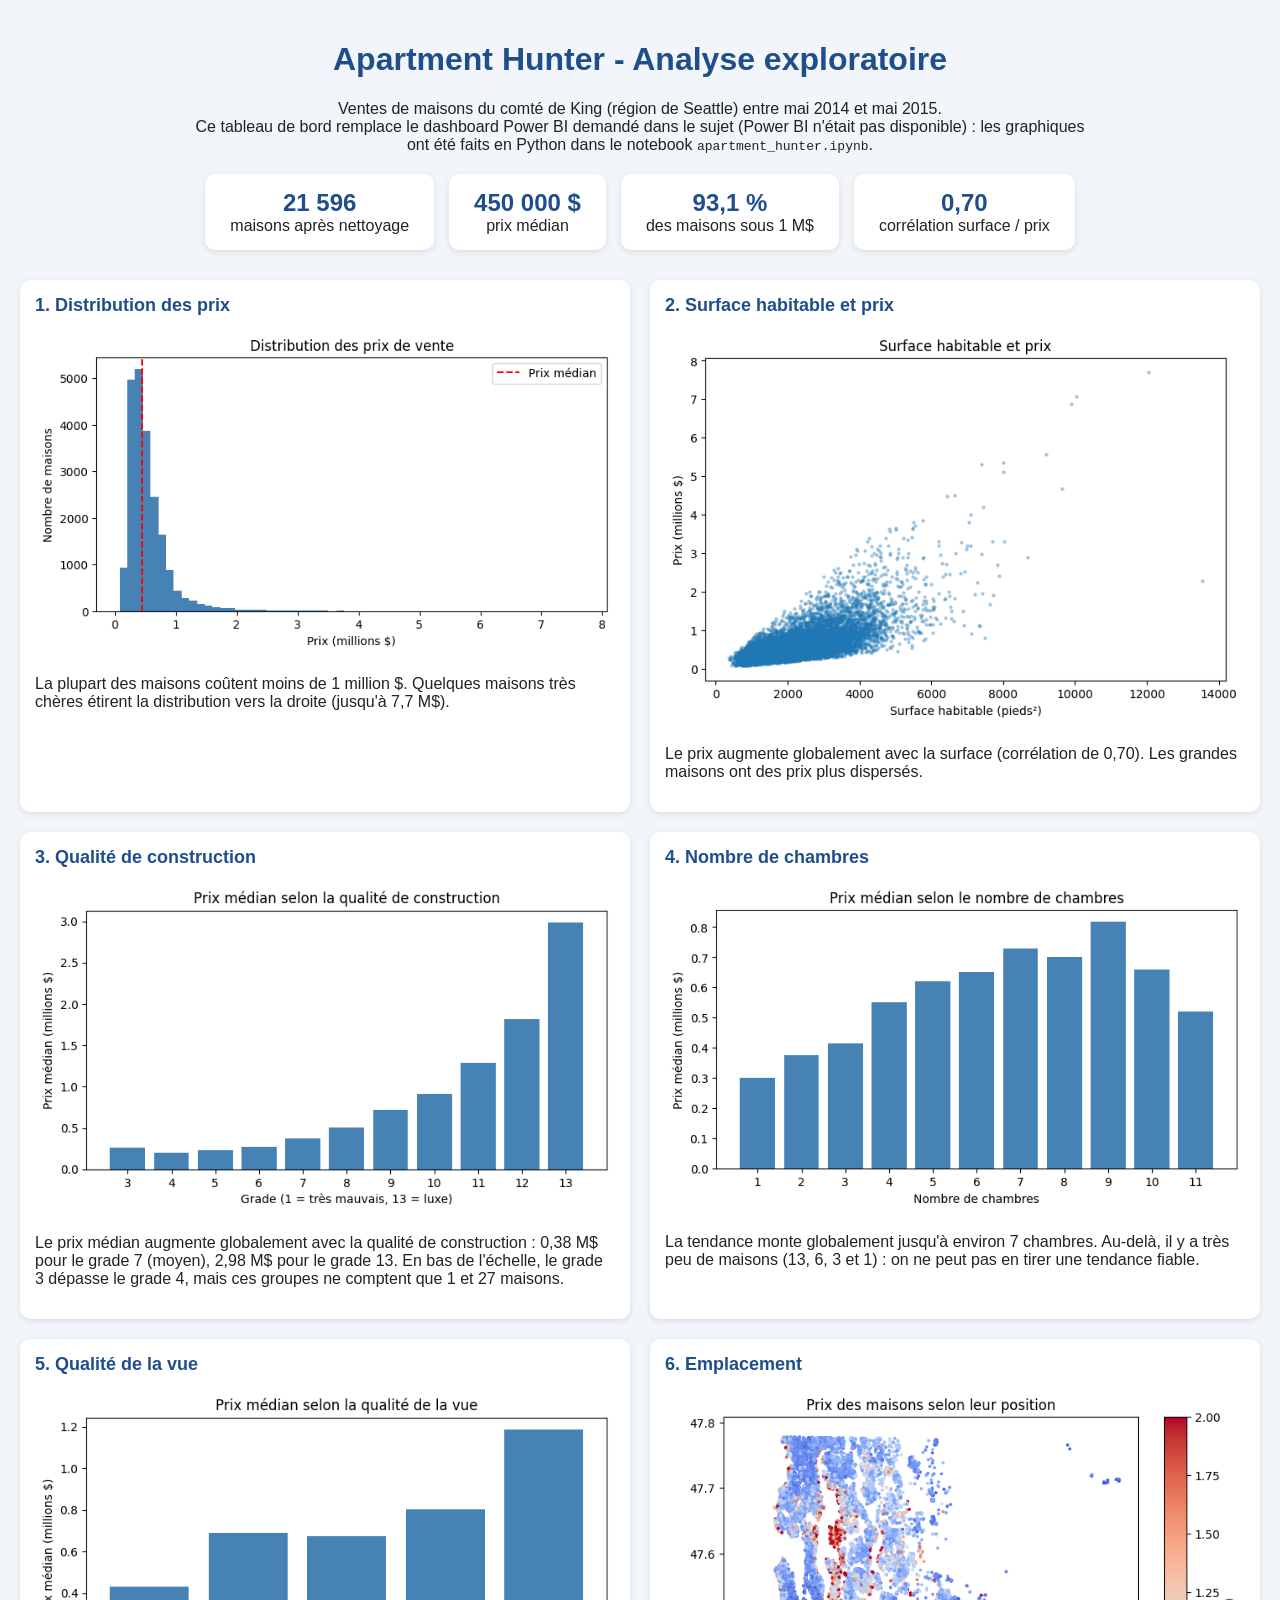
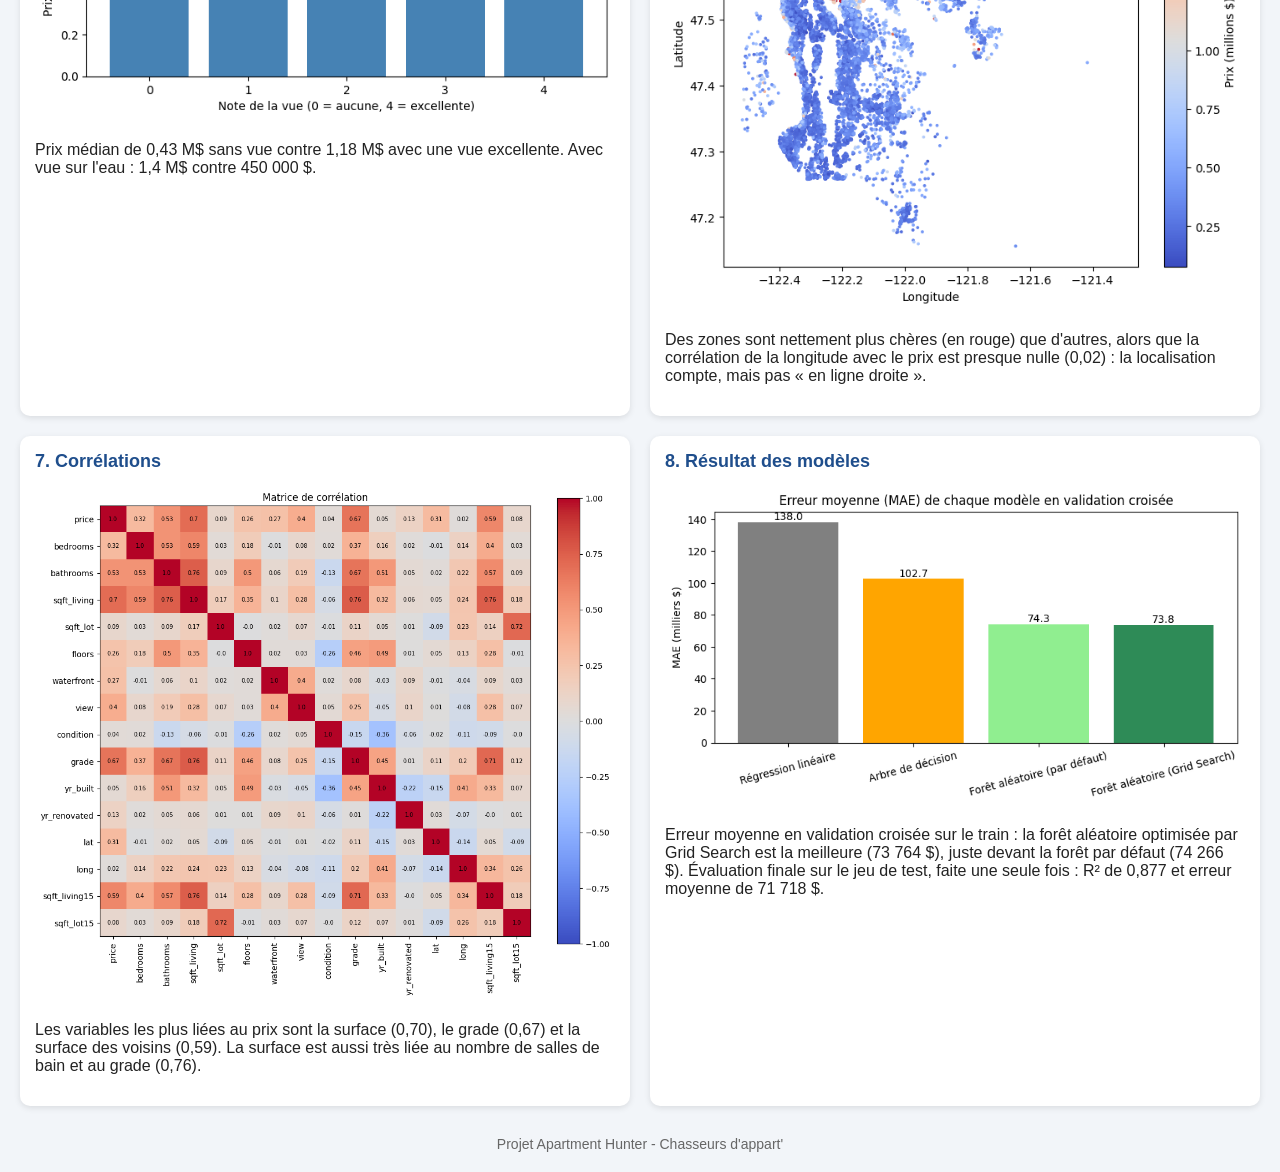
<file: dashboard.html>
<!DOCTYPE html>
<html lang="fr">
<head>
    <meta charset="UTF-8">
    <meta name="viewport" content="width=device-width, initial-scale=1.0">
    <title>Apartment Hunter - Analyse exploratoire</title>
    <style>
        body {
            font-family: Arial, sans-serif;
            background-color: #f2f5f9;
            color: #222;
            margin: 0;
            padding: 20px;
        }
        h1 {
            text-align: center;
            color: #1f4e8c;
        }
        .intro {
            max-width: 900px;
            margin: 0 auto 20px auto;
            text-align: center;
        }
        .chiffres {
            display: flex;
            flex-wrap: wrap;
            justify-content: center;
            gap: 15px;
            margin-bottom: 30px;
        }
        .chiffre {
            background-color: white;
            border-radius: 10px;
            padding: 15px 25px;
            text-align: center;
            box-shadow: 0 2px 6px rgba(0, 0, 0, 0.1);
        }
        .chiffre strong {
            display: block;
            font-size: 24px;
            color: #1f4e8c;
        }
        .grille {
            display: grid;
            grid-template-columns: repeat(auto-fit, minmax(420px, 1fr));
            gap: 20px;
            max-width: 1300px;
            margin: 0 auto;
        }
        .carte {
            background-color: white;
            border-radius: 10px;
            padding: 15px;
            box-shadow: 0 2px 6px rgba(0, 0, 0, 0.1);
        }
        .carte h2 {
            font-size: 18px;
            color: #1f4e8c;
            margin-top: 0;
        }
        .carte img {
            width: 100%;
        }
        footer {
            text-align: center;
            margin-top: 30px;
            color: #666;
            font-size: 14px;
        }
        @media (max-width: 500px) {
            .grille {
                grid-template-columns: 1fr;
            }
        }
    </style>
</head>
<body>

    <h1>Apartment Hunter - Analyse exploratoire</h1>

    <p class="intro">
        Ventes de maisons du comté de King (région de Seattle) entre mai 2014 et mai 2015.<br>
        Ce tableau de bord remplace le dashboard Power BI demandé dans le sujet (Power BI n'était pas disponible) :
        les graphiques ont été faits en Python dans le notebook <code>apartment_hunter.ipynb</code>.
    </p>

    <div class="chiffres">
        <div class="chiffre"><strong>21 596</strong>maisons après nettoyage</div>
        <div class="chiffre"><strong>450 000 $</strong>prix médian</div>
        <div class="chiffre"><strong>93,1 %</strong>des maisons sous 1 M$</div>
        <div class="chiffre"><strong>0,70</strong>corrélation surface / prix</div>
    </div>

    <div class="grille">
        <div class="carte">
            <h2>1. Distribution des prix</h2>
            <img src="images/1_distribution_prix.png" alt="Distribution des prix">
            <p>La plupart des maisons coûtent moins de 1 million $. Quelques maisons très chères étirent la distribution vers la droite (jusqu'à 7,7 M$).</p>
        </div>

        <div class="carte">
            <h2>2. Surface habitable et prix</h2>
            <img src="images/2_surface_prix.png" alt="Surface et prix">
            <p>Le prix augmente globalement avec la surface (corrélation de 0,70). Les grandes maisons ont des prix plus dispersés.</p>
        </div>

        <div class="carte">
            <h2>3. Qualité de construction</h2>
            <img src="images/3_grade_prix.png" alt="Grade et prix">
            <p>Le prix médian augmente globalement avec la qualité de construction : 0,38 M$ pour le grade 7 (moyen), 2,98 M$ pour le grade 13. En bas de l'échelle, le grade 3 dépasse le grade 4, mais ces groupes ne comptent que 1 et 27 maisons.</p>
        </div>

        <div class="carte">
            <h2>4. Nombre de chambres</h2>
            <img src="images/4_chambres_prix.png" alt="Chambres et prix">
            <p>La tendance monte globalement jusqu'à environ 7 chambres. Au-delà, il y a très peu de maisons (13, 6, 3 et 1) : on ne peut pas en tirer une tendance fiable.</p>
        </div>

        <div class="carte">
            <h2>5. Qualité de la vue</h2>
            <img src="images/5_vue_prix.png" alt="Vue et prix">
            <p>Prix médian de 0,43 M$ sans vue contre 1,18 M$ avec une vue excellente. Avec vue sur l'eau : 1,4 M$ contre 450 000 $.</p>
        </div>

        <div class="carte">
            <h2>6. Emplacement</h2>
            <img src="images/6_carte_prix.png" alt="Carte des prix">
            <p>Des zones sont nettement plus chères (en rouge) que d'autres, alors que la corrélation de la longitude avec le prix est presque nulle (0,02) : la localisation compte, mais pas « en ligne droite ».</p>
        </div>

        <div class="carte">
            <h2>7. Corrélations</h2>
            <img src="images/7_correlations.png" alt="Matrice de corrélation">
            <p>Les variables les plus liées au prix sont la surface (0,70), le grade (0,67) et la surface des voisins (0,59). La surface est aussi très liée au nombre de salles de bain et au grade (0,76).</p>
        </div>

        <div class="carte">
            <h2>8. Résultat des modèles</h2>
            <img src="images/8_comparaison_modeles.png" alt="Comparaison des modèles">
            <p>Erreur moyenne en validation croisée sur le train : la forêt aléatoire optimisée par Grid Search est la meilleure (73 764 $), juste devant la forêt par défaut (74 266 $). Évaluation finale sur le jeu de test, faite une seule fois : R² de 0,877 et erreur moyenne de 71 718 $.</p>
        </div>
    </div>

    <footer>Projet Apartment Hunter - Chasseurs d'appart'</footer>

</body>
</html>
</file>
